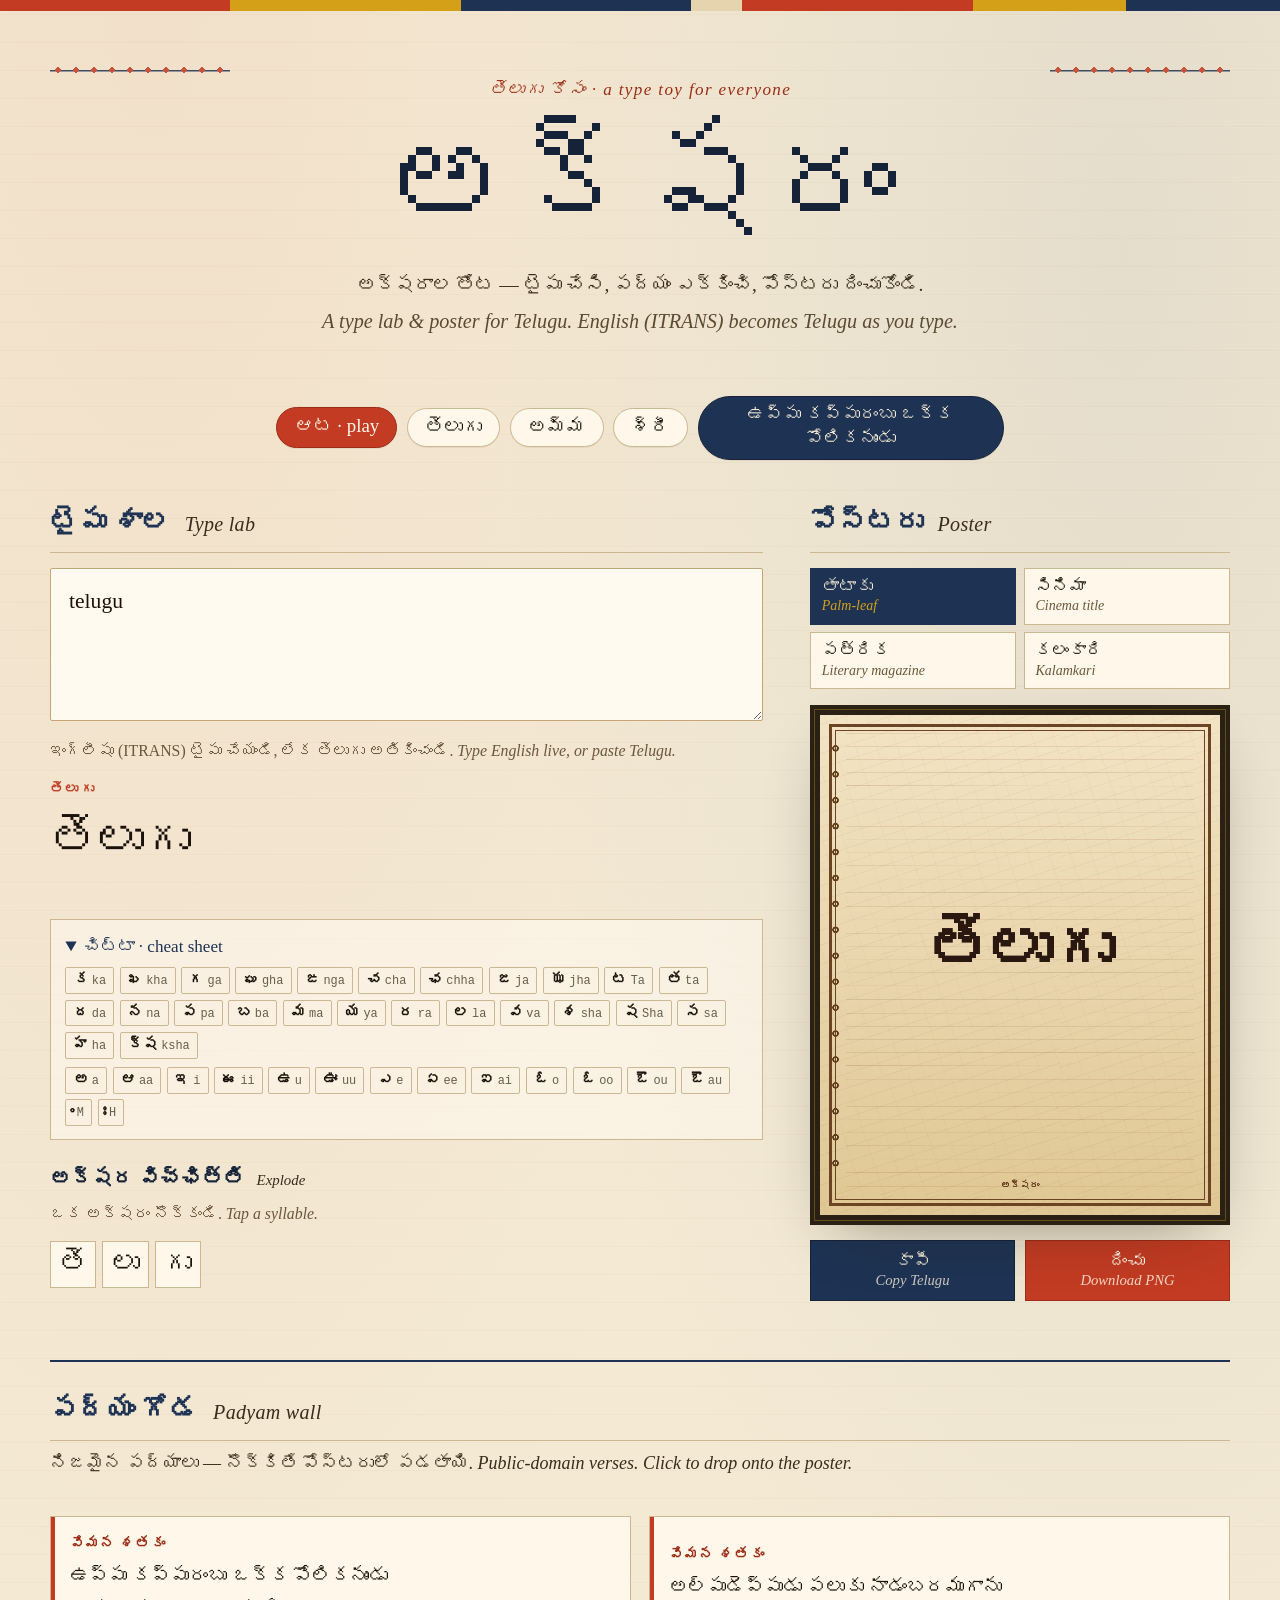
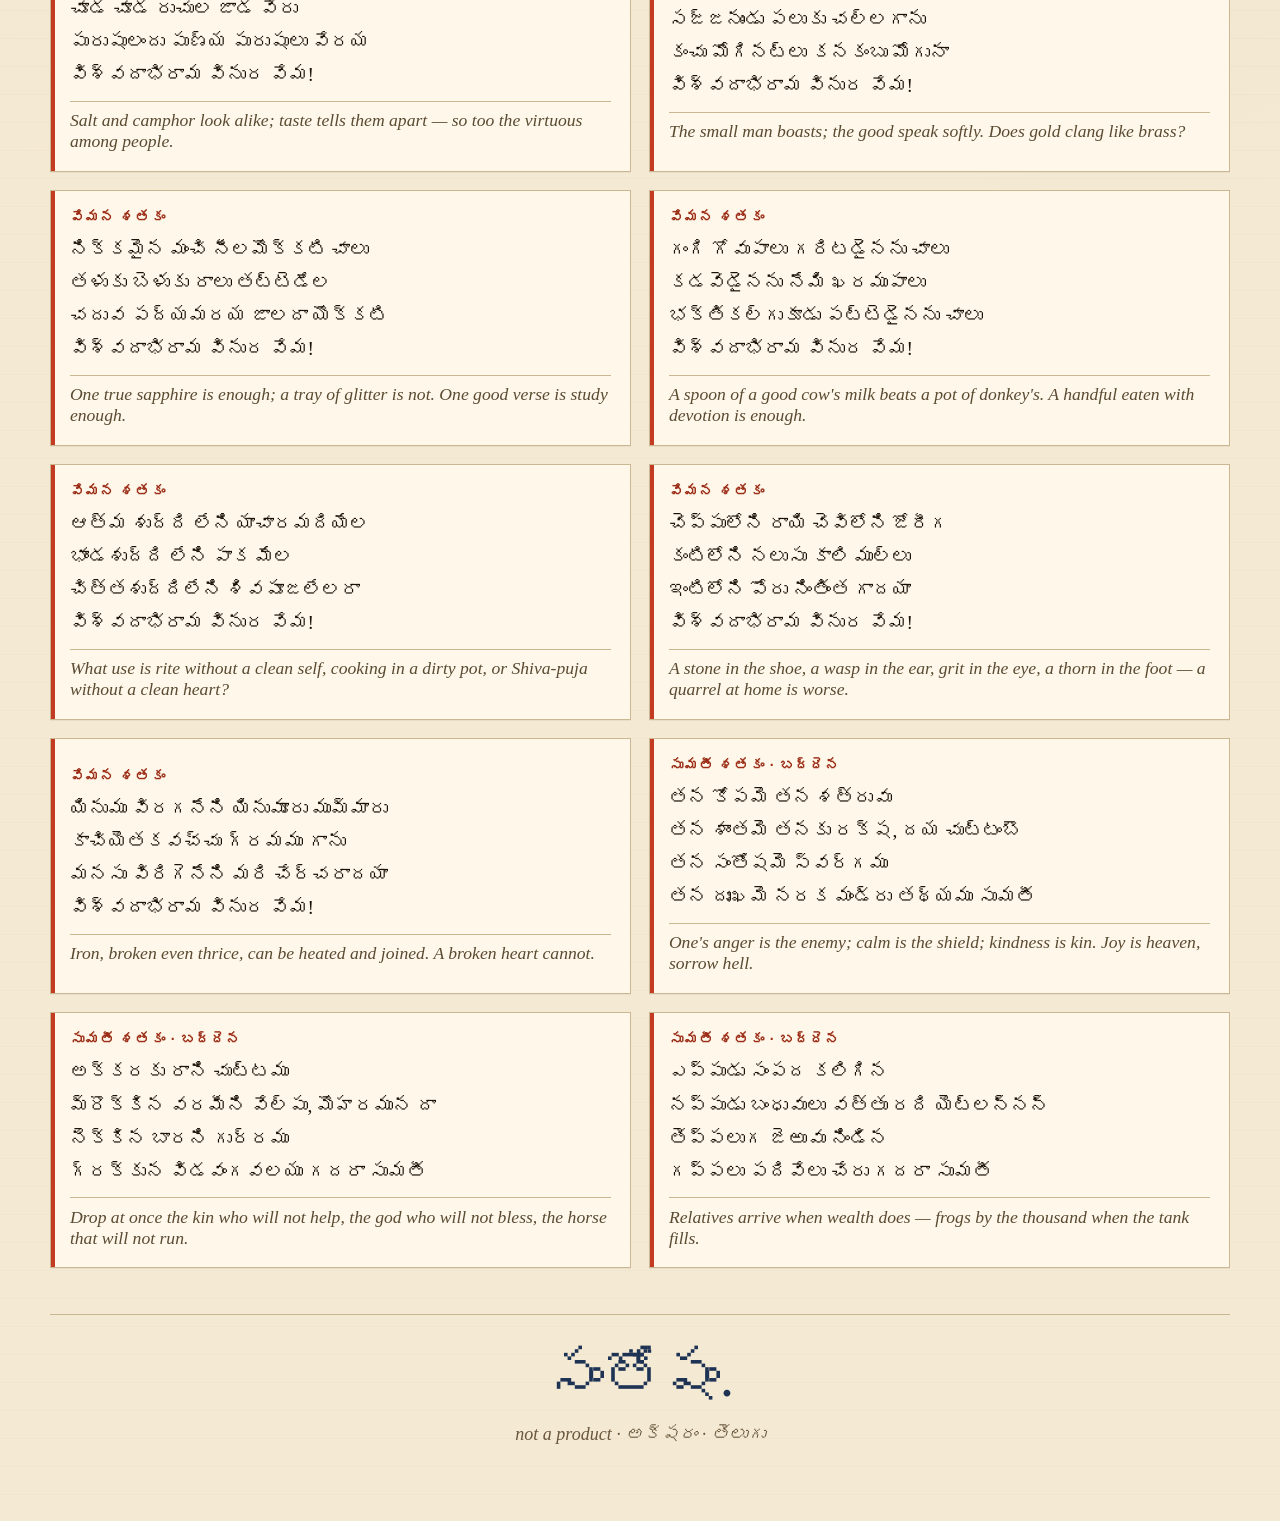
<file: index.html>
<!DOCTYPE html>
<html lang="te">
<head>
  <meta charset="utf-8">
  <meta http-equiv="Content-Security-Policy" content="default-src 'none'; script-src 'self'; style-src 'self' https://fonts.googleapis.com; font-src https://fonts.gstatic.com; img-src 'self' data: blob:; connect-src 'none'; base-uri 'none'; form-action 'none'; frame-ancestors 'none'; object-src 'none'; upgrade-insecure-requests">
  <meta http-equiv="X-Content-Type-Options" content="nosniff">
  <meta name="referrer" content="no-referrer">
  <meta name="viewport" content="width=device-width, initial-scale=1, viewport-fit=cover">
  <title>అక్షరం · Aksharam</title>
  <meta name="description" content="A Telugu type lab and poster toy. ITRANS to Telugu, padyam wall, akshara explode.">
  <link rel="preconnect" href="https://fonts.googleapis.com">
  <link rel="preconnect" href="https://fonts.gstatic.com" crossorigin>
  <link href="https://fonts.googleapis.com/css2?family=EB+Garamond:ital,wght@0,500;0,600;0,700;1,500;1,600&family=Noto+Sans+Telugu:wght@400;600;700&family=Noto+Serif+Telugu:wght@400;500;600;700&family=Ramabhadra&display=swap" rel="stylesheet">
  <link rel="stylesheet" href="styles.css">
</head>
<body>
  <div class="sari" aria-hidden="true"></div>
  <div class="page">
    <header class="masthead">
      <p class="eyebrow">తెలుగు కోసం · a type toy for everyone</p>
      <h1 class="title">అక్షరం</h1>
      <p class="subtitle">
        <span class="te">అక్షరాల తోట — టైపు చేసి, పద్యం ఎక్కించి, పోస్టరు దించుకోండి.</span>
        <span class="en">A type lab &amp; poster for Telugu. English (ITRANS) becomes Telugu as you type.</span>
      </p>
    </header>

    <nav class="chips" aria-label="starter chips">
      <a class="chip play-chip" href="play.html">ఆట · play</a>
      <button type="button" class="chip" data-insert="telugu">తెలుగు</button>
      <button type="button" class="chip" data-insert="amma">అమ్మ</button>
      <button type="button" class="chip" data-insert="sri">శ్రీ</button>
      <button type="button" class="chip vemana" data-insert="verse:uppu">ఉప్పు కప్పురంబు ఒక్క పోలికనుండు</button>
    </nav>

    <main class="studio">
      <section class="lab" aria-labelledby="lab-h">
        <h2 id="lab-h">టైపు శాల <span>Type lab</span></h2>
        <label class="sr" for="input">English ITRANS or Telugu</label>
        <textarea id="input" spellcheck="false" autocorrect="off" autocapitalize="off" placeholder="amma  ·  nenu  ·  telugu  ·  padam  ·  sri&#10;kaa  kki  ksha  ·  or paste Telugu"></textarea>
        <p class="hint">ఇంగ్లీషు (ITRANS) టైపు చేయండి, లేక తెలుగు అతికించండి. <span lang="en">Type English live, or paste Telugu.</span></p>
        <div class="live-label">తెలుగు</div>
        <div id="live" class="live" lang="te" aria-live="polite"></div>

        <details class="sheet" open>
          <summary>చిట్టా · cheat sheet</summary>
          <div class="rows">
            <div class="row" id="cons-row"></div>
            <div class="row" id="vowel-row"></div>
          </div>
        </details>

        <div class="explode-block">
          <h3>అక్షర విచ్ఛిత్తి <span>Explode</span></h3>
          <p class="hint tight">ఒక అక్షరం నొక్కండి. <span lang="en">Tap a syllable.</span></p>
          <div id="strip" class="strip" lang="te"></div>
          <div id="tiles" class="tiles" hidden></div>
        </div>
      </section>

      <section class="poster-col" aria-labelledby="poster-h">
        <h2 id="poster-h">పోస్టరు <span>Poster</span></h2>
        <div class="styles" role="radiogroup" aria-label="style presets">
          <button type="button" class="style on" data-style="palm">తాటాకు <span>Palm-leaf</span></button>
          <button type="button" class="style" data-style="cinema">సినిమా <span>Cinema title</span></button>
          <button type="button" class="style" data-style="literary">పత్రిక <span>Literary magazine</span></button>
          <button type="button" class="style" data-style="kalamkari">కలంకారి <span>Kalamkari</span></button>
        </div>
        <div class="poster-frame" data-style="palm">
          <canvas id="poster" width="1080" height="1350" aria-label="poster canvas"></canvas>
          <div class="poster-spread" aria-hidden="true"></div>
          <div class="kalam-vines" aria-hidden="true">
            <svg class="vine vine-l" viewBox="0 0 80 420" preserveAspectRatio="xMidYMin slice">
              <path class="stem" d="M38 6 C 58 64, 16 108, 42 168 S 14 258, 36 338 C 48 378, 28 400, 40 418" fill="none" stroke="#9b2c16" stroke-width="1.35"/>
              <ellipse class="leaf" cx="56" cy="72" rx="9" ry="15" fill="rgba(194,59,34,0.14)" stroke="#c23b22" stroke-width="1.1" transform="rotate(32 56 72)"/>
              <ellipse class="leaf" cx="18" cy="148" rx="8" ry="14" fill="rgba(30,51,84,0.12)" stroke="#1e3354" stroke-width="1.1" transform="rotate(-38 18 148)"/>
              <ellipse class="leaf" cx="58" cy="228" rx="9" ry="15" fill="rgba(194,59,34,0.14)" stroke="#c23b22" stroke-width="1.1" transform="rotate(24 58 228)"/>
              <ellipse class="leaf" cx="16" cy="302" rx="8" ry="13" fill="rgba(30,51,84,0.12)" stroke="#1e3354" stroke-width="1.1" transform="rotate(-30 16 302)"/>
              <path class="paisley" d="M44 188 C 62 176, 68 198, 50 208 C 38 214, 34 198, 44 188 Z" fill="none" stroke="#9b2c16" stroke-width="1.1"/>
            </svg>
            <svg class="vine vine-r" viewBox="0 0 80 420" preserveAspectRatio="xMidYMin slice">
              <path class="stem" d="M38 6 C 58 64, 16 108, 42 168 S 14 258, 36 338 C 48 378, 28 400, 40 418" fill="none" stroke="#9b2c16" stroke-width="1.35"/>
              <ellipse class="leaf" cx="56" cy="72" rx="9" ry="15" fill="rgba(194,59,34,0.14)" stroke="#c23b22" stroke-width="1.1" transform="rotate(32 56 72)"/>
              <ellipse class="leaf" cx="18" cy="148" rx="8" ry="14" fill="rgba(30,51,84,0.12)" stroke="#1e3354" stroke-width="1.1" transform="rotate(-38 18 148)"/>
              <ellipse class="leaf" cx="58" cy="228" rx="9" ry="15" fill="rgba(194,59,34,0.14)" stroke="#c23b22" stroke-width="1.1" transform="rotate(24 58 228)"/>
              <ellipse class="leaf" cx="16" cy="302" rx="8" ry="13" fill="rgba(30,51,84,0.12)" stroke="#1e3354" stroke-width="1.1" transform="rotate(-30 16 302)"/>
              <path class="paisley" d="M44 188 C 62 176, 68 198, 50 208 C 38 214, 34 198, 44 188 Z" fill="none" stroke="#9b2c16" stroke-width="1.1"/>
            </svg>
          </div>
        </div>
        <div class="actions">
          <button type="button" class="btn ink" id="copyBtn">కాపీ <span>Copy Telugu</span></button>
          <button type="button" class="btn vermillion" id="pngBtn">దించు <span>Download PNG</span></button>
        </div>
        <p id="toast" class="toast" hidden></p>
      </section>
    </main>

    <section class="wall" aria-labelledby="wall-h">
      <h2 id="wall-h">పద్యం గోడ <span>Padyam wall</span></h2>
      <p class="wall-lead">నిజమైన పద్యాలు — నొక్కితే పోస్టరులో పడతాయి. <span lang="en">Public-domain verses. Click to drop onto the poster.</span></p>
      <div id="verses" class="verses"></div>
    </section>

    <footer class="colophon">
      <p class="santosham">సంతోషం.</p>
      <p class="fine">not a product · అక్షరం · తెలుగు</p>
    </footer>
  </div>
  <script src="translit.js"></script>
  <script src="app.js"></script>
</body>
</html>
</file>
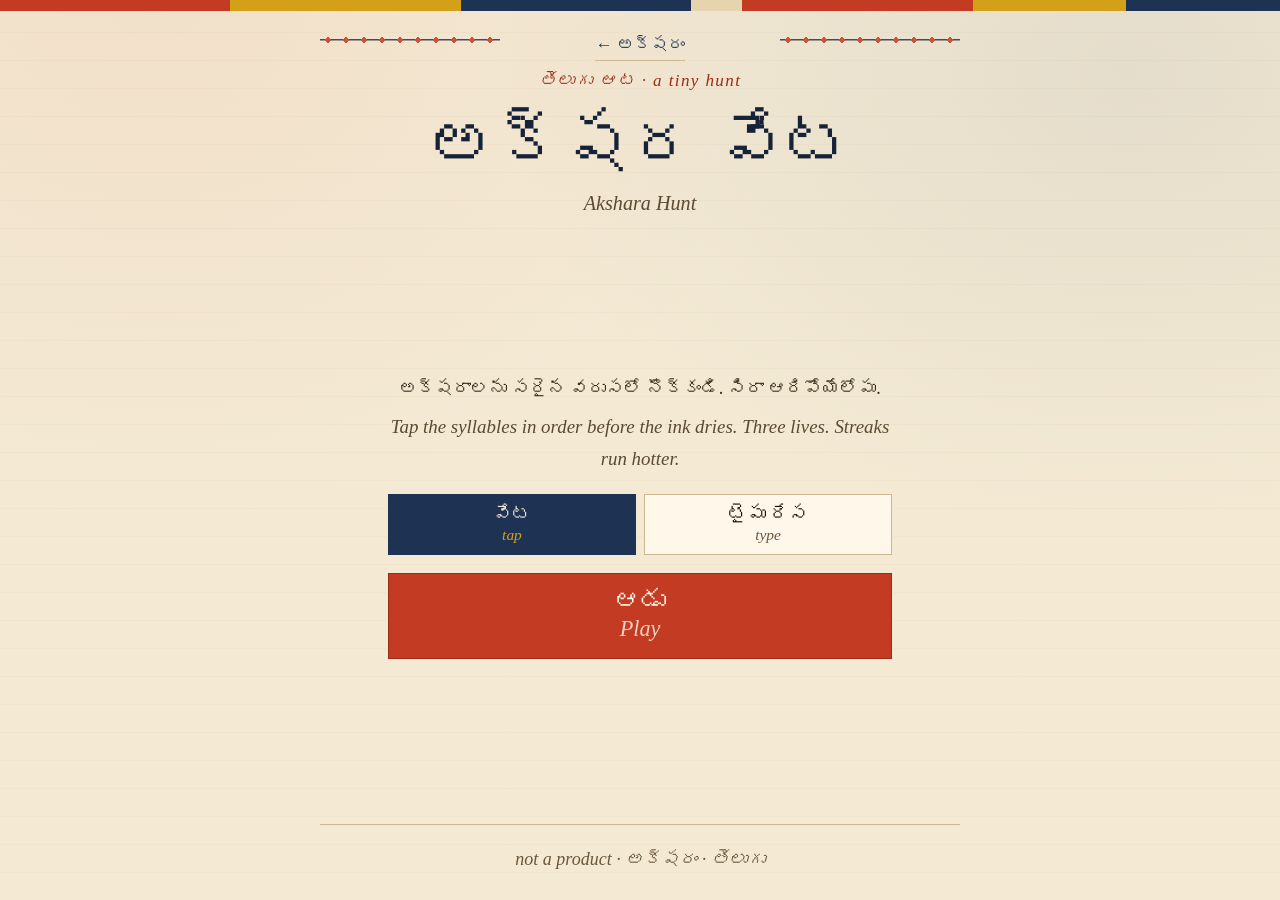
<file: play.html>
<!DOCTYPE html>
<html lang="te">
<head>
  <meta charset="utf-8">
  <meta http-equiv="Content-Security-Policy" content="default-src 'none'; script-src 'self'; style-src 'self' https://fonts.googleapis.com; font-src https://fonts.gstatic.com; img-src 'self' data: blob:; connect-src 'none'; base-uri 'none'; form-action 'none'; frame-ancestors 'none'; object-src 'none'; upgrade-insecure-requests">
  <meta http-equiv="X-Content-Type-Options" content="nosniff">
  <meta name="referrer" content="no-referrer">
  <meta name="viewport" content="width=device-width, initial-scale=1, viewport-fit=cover">
  <title>అక్షర వేట · Akshara Hunt</title>
  <meta name="description" content="Akshara Hunt — a tiny Telugu syllable game. Tap aksharas in order before the ink dries.">
  <link rel="preconnect" href="https://fonts.googleapis.com">
  <link rel="preconnect" href="https://fonts.gstatic.com" crossorigin>
  <link href="https://fonts.googleapis.com/css2?family=EB+Garamond:ital,wght@0,500;0,600;0,700;1,500;1,600&family=Noto+Sans+Telugu:wght@400;600;700&family=Noto+Serif+Telugu:wght@400;500;600;700&family=Ramabhadra&display=swap" rel="stylesheet">
  <link rel="stylesheet" href="styles.css">
  <link rel="stylesheet" href="play.css">
</head>
<body class="hunt">
  <div class="sari" aria-hidden="true"></div>
  <div class="page play-page">
    <header class="masthead play-mast">
      <a class="home-link" href="index.html">← అక్షరం</a>
      <p class="eyebrow">తెలుగు ఆట · a tiny hunt</p>
      <h1 class="title">అక్షర వేట</h1>
      <p class="subtitle">
        <span class="en">Akshara Hunt</span>
      </p>
    </header>

    <div class="hud" hidden>
      <div class="lives" id="lives" aria-label="lives"></div>
      <div class="hud-stats">
        <p class="stat score"><b id="score">0</b> <span>స్కోరు</span></p>
        <p class="stat streak"><b id="streak">×1</b> <span>వరుస</span></p>
        <p class="stat best"><b id="best">0</b> <span>అత్యుత్తమం</span></p>
      </div>
    </div>

    <div class="ink-wrap" hidden>
      <div class="ink" id="ink" role="progressbar" aria-label="ink drying" aria-valuemin="0" aria-valuemax="100" aria-valuenow="100">
        <div class="ink-wet" id="inkWet"></div>
      </div>
      <p class="ink-label">సిరా · ink</p>
    </div>

    <main class="stage">
      <section id="screen-start" class="screen start" aria-labelledby="start-h">
        <h2 id="start-h" class="sr">ఆట మొదలు</h2>
        <p class="how te">అక్షరాలను సరైన వరుసలో నొక్కండి. సిరా ఆరిపోయేలోపు.</p>
        <p class="how en">Tap the syllables in order before the ink dries. Three lives. Streaks run hotter.</p>
        <div class="modes" role="radiogroup" aria-label="game mode">
          <button type="button" class="mode on" data-mode="hunt" aria-pressed="true">వేట <span>tap</span></button>
          <button type="button" class="mode" data-mode="race" aria-pressed="false">టైపు రేస <span>type</span></button>
        </div>
        <button type="button" class="btn vermillion go" id="startBtn">ఆడు <span>Play</span></button>
      </section>

      <section id="screen-play" class="screen play" hidden>
        <p class="float-pts" id="floatPts" hidden></p>
        <div class="target" id="target" lang="te"></div>
        <p class="board-hint" id="boardHint">నొక్కండి · tap in order</p>
        <div class="board" id="board" lang="te"></div>
        <div class="race-box" id="raceBox" hidden>
          <label class="sr" for="raceIn">English ITRANS</label>
          <input id="raceIn" type="text" spellcheck="false" autocomplete="off" autocapitalize="off" autocorrect="off" inputmode="latin" placeholder="amma  ·  telugu  ·  aksharam">
          <p class="race-live" id="raceLive" lang="te" aria-live="polite"></p>
        </div>
      </section>

      <section id="screen-over" class="screen over" hidden>
        <p class="over-kicker">ఆట అయింది</p>
        <p class="over-score" id="overScore">0</p>
        <p class="over-best" id="overBest"></p>
        <div class="over-actions">
          <button type="button" class="btn vermillion go" id="againBtn">మళ్ళీ <span>Play again</span></button>
          <button type="button" class="btn go" id="savePosterBtn">దించు · save poster</button>
        </div>
        <p id="overToast" class="toast over-toast" hidden></p>
        <a class="home-link under" href="index.html">అక్షరం · type lab</a>
      </section>
    </main>

    <footer class="colophon play-colo">
      <p class="fine">not a product · అక్షరం · తెలుగు</p>
    </footer>
  </div>
  <script src="translit.js"></script>
  <script src="play.js"></script>
</body>
</html>
</file>
<file: styles.css>
/* Aksharam — Telugu literary magazine × temple mural */
:root {
  --leaf: #f4ead4;
  --leaf-2: #efe2c4;
  --leaf-3: #e6d4ae;
  --ink: #1a1208;
  --ink-soft: #3a2c1a;
  --turmeric: #d4a017;
  --turmeric-deep: #b8860b;
  --indigo: #1e3354;
  --indigo-deep: #152238;
  --vermillion: #c23b22;
  --vermillion-deep: #9b2c16;
  --gold: #c9a227;
  --palm-vein: #c4a574;
  --rule: #cbb892;
  --paper-shadow: 0 24px 60px -28px rgba(30, 24, 12, 0.45);
  --serif-te: "Noto Serif Telugu", "Ramabhadra", serif;
  --sans-te: "Noto Sans Telugu", "Noto Serif Telugu", sans-serif;
  --display-te: "Ramabhadra", "Noto Serif Telugu", serif;
  --en: "EB Garamond", "Noto Serif Telugu", serif;
}

*, *::before, *::after { box-sizing: border-box; }

html, body {
  margin: 0;
  padding: 0;
  background: var(--leaf);
  color: var(--ink);
  font-family: var(--serif-te);
  font-size: 18px;
  line-height: 1.65;
  min-height: 100%;
}

body {
  background-color: var(--leaf);
  background-image:
    radial-gradient(ellipse at 12% 0%, rgba(196, 59, 34, 0.06), transparent 42%),
    radial-gradient(ellipse at 88% 8%, rgba(30, 51, 84, 0.07), transparent 40%),
    repeating-linear-gradient(
      0deg,
      transparent,
      transparent 27px,
      rgba(139, 90, 43, 0.035) 27px,
      rgba(139, 90, 43, 0.035) 28px
    );
}

.sari {
  height: 11px;
  background: linear-gradient(
    90deg,
    var(--vermillion) 0 18%,
    var(--turmeric) 18% 36%,
    var(--indigo) 36% 54%,
    var(--leaf-3) 54% 58%,
    var(--vermillion) 58% 76%,
    var(--turmeric) 76% 88%,
    var(--indigo) 88% 100%
  );
  box-shadow: 0 1px 0 rgba(26, 18, 8, 0.15);
}

.page {
  width: min(1180px, calc(100% - 2rem));
  margin: 0 auto;
  padding: 2.4rem 0 4rem;
}

.masthead {
  text-align: center;
  padding: 1.2rem 0 1.6rem;
  position: relative;
}
.masthead::before,
.masthead::after {
  content: "";
  position: absolute;
  top: 0.4rem;
  width: min(180px, 18vw);
  height: 18px;
  background:
    radial-gradient(circle at 8px 9px, var(--vermillion) 2.6px, transparent 2.8px) 0 0 / 18px 18px,
    linear-gradient(var(--indigo), var(--indigo)) center / 100% 1.5px no-repeat;
  opacity: 0.85;
}
.masthead::before { left: 0; }
.masthead::after { right: 0; }

.eyebrow {
  font-family: var(--en);
  font-style: italic;
  font-size: 0.95rem;
  letter-spacing: 0.08em;
  color: var(--vermillion-deep);
  margin: 0 0 0.4rem;
}

.title {
  font-family: var(--display-te);
  font-weight: 400;
  font-size: clamp(3.6rem, 10vw, 7.2rem);
  line-height: 1.15;
  margin: 0;
  color: var(--indigo-deep);
  text-shadow: 0 1px 0 rgba(244, 234, 212, 0.8);
}

.subtitle {
  margin: 0.6rem auto 0;
  max-width: 38em;
  font-size: 1.08rem;
  color: var(--ink-soft);
}
.subtitle .te { display: block; }
.subtitle .en {
  display: block;
  font-family: var(--en);
  font-style: italic;
  font-size: 1.12rem;
  color: #5a4a32;
  margin-top: 0.2rem;
}

.chips {
  display: flex;
  flex-wrap: wrap;
  gap: 0.55rem;
  justify-content: center;
  align-items: center;
  margin: 1.6rem 0 2.2rem;
}
.chip {
  font-family: var(--serif-te);
  font-size: 1.05rem;
  background: #fff8ea;
  color: var(--ink);
  border: 1.5px solid var(--rule);
  border-radius: 999px;
  padding: 0.35rem 0.95rem 0.45rem;
  cursor: pointer;
  box-shadow: 0 1px 0 rgba(26, 18, 8, 0.06);
  transition: transform 0.12s ease, background 0.12s ease, border-color 0.12s;
  flex: 0 1 auto;
  width: fit-content;
  max-width: 100%;
}
.chip:hover, .chip:focus-visible {
  background: #fff;
  border-color: var(--vermillion);
  transform: translateY(-1px);
  outline: none;
}
.chip.vemana {
  font-size: 0.98rem;
  background: var(--indigo);
  color: var(--leaf);
  border-color: var(--indigo-deep);
  text-align: center;
  line-height: 1.35;
  white-space: normal;
  flex: 0 0 auto;
  align-self: center;
  width: max-content;
  max-width: min(17rem, 100%);
}
a.chip {
  text-decoration: none;
  display: inline-flex;
  align-items: center;
  line-height: 1.3;
}
.chip.play-chip {
  background: var(--vermillion);
  color: #fff8ea;
  border-color: var(--vermillion-deep);
}
.chip.play-chip:hover,
.chip.play-chip:focus-visible {
  background: var(--vermillion-deep);
  color: #fff8ea;
  border-color: var(--ink);
}

.studio {
  display: grid;
  grid-template-columns: 1fr minmax(280px, 420px);
  gap: 2.2rem 2.6rem;
  align-items: start;
}

h2 {
  font-family: var(--serif-te);
  font-weight: 700;
  font-size: 1.55rem;
  color: var(--indigo);
  margin: 0 0 0.85rem;
  letter-spacing: 0.01em;
  border-bottom: 1px solid var(--rule);
  padding-bottom: 0.35rem;
}
h2 span, h3 span {
  font-family: var(--en);
  font-style: italic;
  font-weight: 500;
  color: var(--ink-soft);
  font-size: 0.72em;
  margin-left: 0.4rem;
}

h3 {
  font-size: 1.15rem;
  margin: 1.2rem 0 0.3rem;
  color: var(--indigo-deep);
}

.sr {
  position: absolute;
  width: 1px;
  height: 1px;
  overflow: hidden;
  clip: rect(0 0 0 0);
}

textarea {
  width: 100%;
  min-height: 8.5rem;
  resize: vertical;
  font-family: var(--en), var(--serif-te);
  font-size: 1.2rem;
  line-height: 1.5;
  padding: 0.9rem 1rem;
  background: #fffaf0;
  color: var(--ink);
  border: 1.5px solid var(--palm-vein);
  border-radius: 2px;
  box-shadow: inset 0 1px 0 rgba(255,255,255,0.7);
  caret-color: var(--vermillion);
}
textarea:focus {
  outline: 2px solid var(--turmeric);
  outline-offset: 1px;
  border-color: var(--turmeric-deep);
}

.hint {
  font-size: 0.88rem;
  color: #6a573c;
  margin: 0.4rem 0 0.8rem;
}
.hint.tight { margin-top: 0; }
.hint span[lang="en"] {
  font-family: var(--en);
  font-style: italic;
}

.live-label {
  font-size: 0.72rem;
  letter-spacing: 0.18em;
  text-transform: none;
  color: var(--vermillion);
  font-family: var(--sans-te);
  font-weight: 600;
}

.live {
  font-size: clamp(1.8rem, 4vw, 2.6rem);
  line-height: 1.55;
  color: var(--ink);
  min-height: 2.4em;
  padding: 0.2rem 0 0.6rem;
  word-break: break-word;
}

.sheet {
  background: rgba(255, 250, 240, 0.55);
  border: 1px solid var(--rule);
  padding: 0.35rem 0.8rem 0.7rem;
  margin: 0.4rem 0 1rem;
}
.sheet summary {
  cursor: pointer;
  font-size: 0.95rem;
  color: var(--indigo);
  padding: 0.35rem 0;
}
.rows { display: flex; flex-direction: column; gap: 0.45rem; }
.row {
  display: flex;
  flex-wrap: wrap;
  gap: 0.3rem;
}
.key {
  font-family: var(--sans-te);
  font-size: 0.78rem;
  background: transparent;
  border: 1px solid var(--rule);
  color: var(--ink-soft);
  padding: 0.12rem 0.4rem 0.18rem;
  cursor: pointer;
  border-radius: 2px;
  line-height: 1.3;
}
.key:hover {
  border-color: var(--indigo);
  color: var(--indigo);
  background: #fff;
}
.key b {
  font-weight: 700;
  color: var(--ink);
  font-size: 1.05em;
  margin-right: 0.22em;
}
.key i {
  font-style: normal;
  font-family: ui-monospace, "Noto Sans Telugu", monospace;
  font-size: 0.85em;
  opacity: 0.75;
}

.strip {
  display: flex;
  flex-wrap: wrap;
  gap: 0.35rem;
  min-height: 2.6rem;
  margin: 0.4rem 0 0.8rem;
}
.ak {
  font-family: var(--serif-te);
  font-size: 1.55rem;
  line-height: 1.3;
  padding: 0.15rem 0.45rem 0.3rem;
  background: #fff8ea;
  border: 1px solid var(--rule);
  cursor: pointer;
  color: var(--ink);
  min-width: 2rem;
  text-align: center;
}
.ak:hover, .ak.on {
  border-color: var(--vermillion);
  background: #fde8dc;
  color: var(--vermillion-deep);
}

.tiles {
  display: flex;
  flex-wrap: wrap;
  gap: 0.55rem;
  margin-bottom: 0.6rem;
}
.tiles[hidden] { display: none; }
.tile {
  background: #fff;
  border: 1.5px solid var(--indigo);
  min-width: 4.6rem;
  padding: 0.45rem 0.55rem 0.55rem;
  text-align: center;
  box-shadow: 3px 3px 0 var(--turmeric);
}
.tile .ch {
  display: block;
  font-size: 2rem;
  line-height: 1.35;
  color: var(--indigo-deep);
}
.tile .role {
  display: block;
  font-size: 0.78rem;
  color: var(--vermillion-deep);
  font-weight: 600;
}
.tile .hex {
  display: block;
  font-family: var(--en);
  font-size: 0.72rem;
  color: #6a573c;
  letter-spacing: 0.04em;
}

.styles {
  display: grid;
  grid-template-columns: 1fr 1fr;
  gap: 0.4rem;
  margin-bottom: 0.85rem;
}
.style {
  font-family: var(--serif-te);
  font-size: 0.95rem;
  text-align: left;
  padding: 0.4rem 0.6rem 0.5rem;
  background: #fff8ea;
  border: 1.5px solid var(--rule);
  cursor: pointer;
  color: var(--ink);
  line-height: 1.25;
}
.style span {
  display: block;
  font-family: var(--en);
  font-style: italic;
  font-size: 0.82em;
  color: #6a573c;
}
.style.on, .style:hover {
  border-color: var(--indigo);
  background: var(--indigo);
  color: var(--leaf);
}
.style.on span, .style:hover span { color: var(--turmeric); }

.poster-frame {
  background: #2a2114;
  padding: 10px;
  box-shadow: var(--paper-shadow);
  position: relative;
}
.poster-frame::before {
  content: "";
  position: absolute;
  inset: 4px;
  border: 1px solid rgba(201, 162, 39, 0.35);
  pointer-events: none;
  z-index: 3;
}
#poster {
  display: block;
  width: 100%;
  height: auto;
  background: var(--leaf);
  aspect-ratio: 1080 / 1350;
}

.actions {
  display: flex;
  gap: 0.55rem;
  margin-top: 0.85rem;
}
.btn {
  flex: 1;
  font-family: var(--serif-te);
  font-size: 1.02rem;
  padding: 0.55rem 0.7rem 0.65rem;
  cursor: pointer;
  border: 1.5px solid var(--ink);
  background: #fff8ea;
  color: var(--ink);
}
.btn span {
  display: block;
  font-family: var(--en);
  font-style: italic;
  font-size: 0.8em;
  opacity: 0.8;
}
.btn.ink { background: var(--indigo); color: var(--leaf); border-color: var(--indigo-deep); }
.btn.vermillion { background: var(--vermillion); color: #fff8ea; border-color: var(--vermillion-deep); }
.btn:hover { filter: brightness(1.08); }

.toast {
  margin: 0.5rem 0 0;
  font-size: 0.95rem;
  color: var(--indigo);
}

.wall {
  margin-top: 3.2rem;
  padding-top: 1.4rem;
  border-top: 2px solid var(--indigo);
}
.wall-lead {
  margin: -0.4rem 0 1.2rem;
  color: var(--ink-soft);
}
.wall-lead span { font-family: var(--en); font-style: italic; }

.verses {
  display: grid;
  grid-template-columns: repeat(2, 1fr);
  gap: 1rem;
}

.verse {
  text-align: left;
  background: #fff8ea;
  border: 1px solid var(--rule);
  padding: 1rem 1.05rem 1.05rem;
  cursor: pointer;
  color: inherit;
  font-family: inherit;
  width: 100%;
  box-shadow: 0 1px 0 rgba(26,18,8,0.05);
  position: relative;
  overflow: hidden;
}
.verse::before {
  content: "";
  position: absolute;
  left: 0; top: 0; bottom: 0;
  width: 4px;
  background: var(--vermillion);
}
.verse:hover, .verse:focus-visible {
  border-color: var(--indigo);
  outline: none;
  transform: translateY(-2px);
  box-shadow: 0 10px 24px -16px rgba(21, 34, 56, 0.5);
}
.verse .source {
  font-size: 0.78rem;
  letter-spacing: 0.08em;
  color: var(--vermillion-deep);
  margin: 0 0 0.45rem;
  font-family: var(--sans-te);
  font-weight: 600;
}
.verse .lines {
  font-size: 1.08rem;
  line-height: 1.7;
  margin: 0 0 0.55rem;
  color: var(--ink);
  white-space: pre-line;
}
.verse .gloss {
  margin: 0;
  font-family: var(--en);
  font-style: italic;
  font-size: 0.98rem;
  color: #5a4a32;
  border-top: 1px solid var(--rule);
  padding-top: 0.45rem;
}

.colophon {
  margin-top: 3.4rem;
  text-align: center;
  padding-top: 1.4rem;
  border-top: 1px solid var(--rule);
}
.santosham {
  font-family: var(--display-te);
  font-size: clamp(2rem, 5vw, 3.2rem);
  margin: 0;
  color: var(--indigo);
  line-height: 1.3;
}
.fine {
  font-family: var(--en);
  font-style: italic;
  color: #6a573c;
  margin: 0.3rem 0 0;
  font-size: 1rem;
}

@media (max-width: 860px) {
  .studio { grid-template-columns: 1fr; }
  .verses { grid-template-columns: 1fr; }
  .page { width: min(1180px, calc(100% - 1.4rem)); padding-top: 1.4rem; }
  .masthead::before, .masthead::after { display: none; }
  .title { font-size: clamp(3.2rem, 16vw, 5.2rem); }
  .chip.vemana { max-width: min(16rem, 100%); }
}

@media (max-width: 420px) {
  .styles { grid-template-columns: 1fr; }
  .actions { flex-direction: column; }
}

/* ---------- motion (progressive; static by default) ---------- */

.title-vis {
  display: inline-flex;
  flex-wrap: nowrap;
  justify-content: center;
  align-items: baseline;
}
.title-unit {
  display: inline-grid;
  grid-template: 1fr / 1fr;
  justify-items: center;
  align-items: baseline;
}
.title-unit > span { grid-area: 1 / 1; }
.title-ghost {
  visibility: hidden;
  pointer-events: none;
}
.title-base { opacity: 0; }
.title-full { opacity: 1; }

.live-ak {
  display: inline-block;
  white-space: pre;
}

.poster-spread,
.kalam-vines {
  position: absolute;
  inset: 10px;
  pointer-events: none;
  z-index: 2;
}
.poster-spread {
  opacity: 0;
  background: radial-gradient(circle at 50% 42%, rgba(26, 18, 8, 0.22), transparent 58%);
}
.kalam-vines {
  display: none;
  overflow: hidden;
  opacity: 0.42;
}
.poster-frame[data-style="kalamkari"] .kalam-vines { display: block; }
.vine {
  position: absolute;
  top: -6%;
  height: 112%;
  width: 24%;
}
.vine-l { left: 1.5%; }
.vine-r { right: 1.5%; transform: scaleX(-1); }

.poster-frame::after {
  content: "";
  position: absolute;
  pointer-events: none;
  opacity: 0;
  z-index: 2;
}

.line-write { display: block; margin: 0; }

#ak-trail {
  position: fixed;
  inset: 0;
  width: 100%;
  height: 100%;
  pointer-events: none;
  z-index: 50;
}

body.tab-hidden .poster-frame::after,
body.tab-hidden .vine,
body.tab-hidden .poster-frame[data-style="cinema"] {
  animation-play-state: paused;
}

@media (prefers-reduced-motion: no-preference) {
  .sari {
    clip-path: inset(0 100% 0 0);
    animation: sari-draw 0.72s cubic-bezier(0.22, 1, 0.36, 1) forwards;
  }

  .eyebrow {
    animation: studio-in 0.5s ease 0.18s both;
  }
  .subtitle {
    animation: studio-in 0.65s ease 1.18s both;
  }
  .chips {
    animation: studio-in 0.6s ease 1.52s both;
  }
  .studio {
    animation: studio-in 0.72s ease 1.82s both;
  }
  .wall {
    animation: studio-in 0.65s ease 2.2s both;
  }
  .colophon {
    animation: studio-in 0.55s ease 2.48s both;
  }

  .title {
    animation: glyph-ink 0.7s cubic-bezier(0.22, 1, 0.36, 1) 0.5s both;
  }

  .live-ak.ink-in {
    animation: ink-in 0.38s cubic-bezier(0.22, 1, 0.36, 1) both;
  }
  .live-ak.ink-in.ink-d0 { animation-delay: 0ms; }
  .live-ak.ink-in.ink-d1 { animation-delay: 85ms; }
  .live-ak.ink-in.ink-d2 { animation-delay: 170ms; }
  .live-ak.ink-in.ink-d3 { animation-delay: 255ms; }
  .live-ak.ink-in.ink-d4 { animation-delay: 340ms; }
  .live-ak.ink-in.ink-d5 { animation-delay: 425ms; }
  .live-ak.ink-in.ink-d6 { animation-delay: 510ms; }
  .live-ak.ink-in.ink-d7 { animation-delay: 595ms; }
  .live-ak.ink-in.ink-d8 { animation-delay: 680ms; }
  .live-ak.ink-in.ink-d9 { animation-delay: 765ms; }
  .live-ak.ink-in.ink-d10 { animation-delay: 850ms; }
  .live-ak.ink-in.ink-d11 { animation-delay: 935ms; }
  .live-ak.ink-in.ink-d12 { animation-delay: 1020ms; }
  .live-ak.ink-in.ink-d13 { animation-delay: 1105ms; }
  .live-ak.ink-in.ink-d14 { animation-delay: 1190ms; }
  .live-ak.ink-in.ink-d15 { animation-delay: 1275ms; }

  #poster.settle {
    animation: paper-settle 0.32s ease;
  }
  .poster-frame.spread .poster-spread {
    animation: ink-spread 0.58s ease;
  }

  .poster-frame[data-style="palm"]::after {
    inset: 10px;
    opacity: 1;
    background-image:
      repeating-linear-gradient(
        -18deg,
        transparent 0 13px,
        rgba(90, 60, 20, 0.045) 13px 14px
      ),
      repeating-linear-gradient(
        72deg,
        transparent 0 19px,
        rgba(139, 90, 43, 0.03) 19px 20px
      );
    background-size: 240px 240px, 180px 180px;
    mix-blend-mode: multiply;
    animation: grain-drift 52s linear infinite;
  }

  .poster-frame[data-style="cinema"]::after {
    inset: 0;
    padding: 10px;
    opacity: 0.85;
    background: linear-gradient(
      115deg,
      transparent 36%,
      rgba(243, 215, 138, 0.08) 46%,
      rgba(232, 197, 71, 0.55) 50%,
      rgba(243, 215, 138, 0.08) 54%,
      transparent 64%
    );
    background-size: 240% 240%;
    mix-blend-mode: screen;
    -webkit-mask: linear-gradient(#fff 0 0) content-box, linear-gradient(#fff 0 0);
    -webkit-mask-composite: xor;
    mask: linear-gradient(#fff 0 0) content-box, linear-gradient(#fff 0 0);
    mask-composite: exclude;
    animation: gold-shimmer 7.2s ease-in-out infinite;
  }

  .poster-frame[data-style="kalamkari"] .vine-l {
    animation: vine-drift 28s ease-in-out infinite;
  }
  .poster-frame[data-style="kalamkari"] .vine-r {
    animation: vine-drift-r 32s ease-in-out infinite;
  }

  .tiles.burst .tile {
    animation: tile-land 0.48s cubic-bezier(0.2, 0.82, 0.2, 1) both;
  }
  .tiles.burst .tile:nth-child(1) { animation-name: tile-fly-1; }
  .tiles.burst .tile:nth-child(2) { animation-name: tile-fly-2; animation-delay: 0.05s; }
  .tiles.burst .tile:nth-child(3) { animation-name: tile-fly-3; animation-delay: 0.1s; }
  .tiles.burst .tile:nth-child(4) { animation-name: tile-fly-4; animation-delay: 0.14s; }
  .tiles.burst .tile:nth-child(5) { animation-name: tile-fly-5; animation-delay: 0.18s; }
  .tiles.burst .tile:nth-child(6) { animation-name: tile-fly-2; animation-delay: 0.22s; }

  .ak.on {
    animation: ak-pop 0.34s ease;
  }

  .wall.observe-on .verse {
    transform: translateY(16px);
    transition: transform 0.5s ease, box-shadow 0.5s ease, border-color 0.15s;
  }
  .wall.observe-on .verse.in-view {
    transform: translateY(0);
  }
  .wall.observe-on .verse.in-view:hover,
  .wall.observe-on .verse.in-view:focus-visible {
    transform: translateY(-2px);
  }
  .wall.observe-on .verse .line-write {
    clip-path: inset(0 100% 0 0);
    animation: write-on 0.01s linear 1.2s forwards;
  }
  .wall.observe-on .verse.in-view .line-write {
    animation: write-on 0.85s ease 0.12s forwards;
  }
}

@keyframes sari-draw {
  to { clip-path: inset(0 0 0 0); }
}
@keyframes studio-in {
  from { opacity: 0; transform: translateY(9px); }
  to { opacity: 1; transform: none; }
}
@keyframes glyph-ink {
  from { opacity: 0; transform: scale(0.7) rotate(-7deg); }
  58% { opacity: 1; transform: scale(1.06) rotate(1.4deg); }
  to { opacity: 1; transform: scale(1) rotate(0deg); }
}
@keyframes glyph-attach {
  from { opacity: 0; transform: scale(0.82) translateY(0.16em); }
  55% { opacity: 1; transform: scale(1.05) translateY(-0.02em); }
  to { opacity: 1; transform: none; }
}
@keyframes glyph-attach-side {
  from { opacity: 0; transform: scale(0.88) translateX(-0.12em); }
  55% { opacity: 1; transform: scale(1.04) translateX(0.02em); }
  to { opacity: 1; transform: none; }
}
@keyframes ink-in {
  from { opacity: 0; transform: scale(0.68) rotate(-6deg); }
  48% { opacity: 1; transform: scale(1.08) rotate(2deg); }
  to { opacity: 1; transform: scale(1) rotate(0deg); }
}
@keyframes paper-settle {
  0% { transform: scale(0.991) translateY(3px); filter: blur(0.45px); }
  100% { transform: none; filter: none; }
}
@keyframes ink-spread {
  0% { opacity: 0.5; transform: scale(0.35); filter: blur(10px); }
  100% { opacity: 0; transform: scale(1.4); filter: blur(2px); }
}
@keyframes grain-drift {
  from { background-position: 0 0, 0 0; }
  to { background-position: 240px 90px, -180px 140px; }
}
@keyframes gold-shimmer {
  0%, 100% { background-position: 120% 0; }
  50% { background-position: -20% 40%; }
}
@keyframes vine-drift {
  0%, 100% { transform: translateY(0) rotate(0deg); }
  50% { transform: translateY(-3.2%) rotate(1.1deg); }
}
@keyframes vine-drift-r {
  0%, 100% { transform: scaleX(-1) translateY(0) rotate(0deg); }
  50% { transform: scaleX(-1) translateY(-4%) rotate(-1deg); }
}
@keyframes ak-pop {
  0% { transform: scale(1); }
  40% { transform: scale(1.1); }
  100% { transform: scale(1); }
}
@keyframes write-on {
  from { clip-path: inset(0 100% 0 0); }
  to { clip-path: inset(0 0 0 0); }
}
@keyframes tile-land {
  from { opacity: 0; transform: translate(0, -36px) scale(0.4) rotate(-8deg); }
  62% { opacity: 1; transform: translate(0, 3px) scale(1.04) rotate(1deg); }
  to { opacity: 1; transform: none; }
}
@keyframes tile-fly-1 {
  from { opacity: 0; transform: translate(12px, -42px) scale(0.32) rotate(-16deg); }
  60% { opacity: 1; transform: translate(-6px, 4px) scale(1.05) rotate(2deg); }
  to { opacity: 1; transform: none; }
}
@keyframes tile-fly-2 {
  from { opacity: 0; transform: translate(-8px, -38px) scale(0.32) rotate(14deg); }
  60% { opacity: 1; transform: translate(8px, 5px) scale(1.04) rotate(-2deg); }
  to { opacity: 1; transform: none; }
}
@keyframes tile-fly-3 {
  from { opacity: 0; transform: translate(22px, -28px) scale(0.32) rotate(-10deg); }
  60% { opacity: 1; transform: translate(-4px, 3px) scale(1.05) rotate(1deg); }
  to { opacity: 1; transform: none; }
}
@keyframes tile-fly-4 {
  from { opacity: 0; transform: translate(-24px, -34px) scale(0.32) rotate(12deg); }
  60% { opacity: 1; transform: translate(5px, 4px) scale(1.04) rotate(-1deg); }
  to { opacity: 1; transform: none; }
}
@keyframes tile-fly-5 {
  from { opacity: 0; transform: translate(4px, -46px) scale(0.28) rotate(-18deg); }
  60% { opacity: 1; transform: translate(0, 3px) scale(1.06) rotate(2deg); }
  to { opacity: 1; transform: none; }
}

@media (max-width: 860px) and (prefers-reduced-motion: no-preference) {
  .poster-frame[data-style="palm"]::after {
    animation: none;
    opacity: 0.28;
  }
  .poster-frame[data-style="kalamkari"] .vine-l,
  .poster-frame[data-style="kalamkari"] .vine-r {
    animation: none;
  }
  .subtitle, .chips, .studio, .wall, .colophon {
    animation-duration: 0.4s;
    animation-delay: 0.35s;
  }
  .live-ak.ink-in { animation-duration: 0.28s; }
}
</file>
<file: play.css>
/* Akshara Hunt — playfield on the existing palm-leaf chrome */
body.hunt {
  overflow-x: hidden;
  touch-action: manipulation;
}

.play-page {
  width: min(640px, calc(100% - 1.5rem));
  min-height: calc(100dvh - 11px);
  display: flex;
  flex-direction: column;
  padding: 0.7rem 0 1.4rem;
}

.play-mast {
  padding: 0.35rem 0 0.7rem;
}
.play-mast .title {
  font-size: clamp(2.35rem, 11vw, 3.8rem);
  line-height: 1.2;
}
.play-mast .subtitle {
  margin-top: 0.15rem;
}
.play-mast .subtitle .en {
  margin: 0;
}

.home-link {
  display: inline-block;
  font-family: var(--serif-te);
  font-size: 0.95rem;
  color: var(--indigo);
  text-decoration: none;
  border-bottom: 1px solid var(--rule);
  padding-bottom: 0.05rem;
  margin-bottom: 0.35rem;
}
.home-link:hover,
.home-link:focus-visible {
  color: var(--vermillion-deep);
  border-color: var(--vermillion);
  outline: none;
}
.home-link.under {
  margin: 1.1rem 0 0;
}

body.hunt[data-phase="play"] .play-mast .subtitle,
body.hunt[data-phase="play"] .play-mast .eyebrow {
  display: none;
}
body.hunt[data-phase="play"] .play-mast {
  padding-bottom: 0.35rem;
}
body.hunt[data-phase="play"] .play-mast .title {
  font-size: clamp(1.7rem, 7vw, 2.4rem);
}
body.hunt[data-phase="over"] .hud,
body.hunt[data-phase="over"] .ink-wrap {
  display: none;
}

.hud {
  display: flex;
  flex-direction: column;
  gap: 0.45rem;
  margin-bottom: 0.55rem;
}
.hud[hidden],
.ink-wrap[hidden],
.screen[hidden],
.race-box[hidden] {
  display: none;
}

.lives {
  display: flex;
  justify-content: center;
  gap: 0.45rem;
}
.life {
  width: 14px;
  height: 14px;
  border-radius: 50%;
  background: var(--vermillion);
  box-shadow: 0 0 0 2px rgba(194, 59, 34, 0.18);
}
.life.gone {
  background: transparent;
  border: 2px solid var(--rule);
  box-shadow: none;
}

.hud-stats {
  display: grid;
  grid-template-columns: 1fr 1fr 1fr;
  gap: 0.4rem;
  text-align: center;
}
.stat {
  margin: 0;
  background: #fff8ea;
  border: 1px solid var(--rule);
  padding: 0.28rem 0.2rem 0.38rem;
}
.stat b {
  display: block;
  font-family: var(--display-te);
  font-weight: 400;
  font-size: 1.35rem;
  line-height: 1.2;
  color: var(--indigo-deep);
}
.stat span {
  font-family: var(--sans-te);
  font-size: 0.68rem;
  letter-spacing: 0.04em;
  color: var(--vermillion-deep);
  font-weight: 600;
}
.stat.streak b { color: var(--vermillion-deep); }

.ink-wrap {
  margin: 0 0 0.85rem;
}
.ink {
  height: 12px;
  background: #e8d6b4;
  border: 1.5px solid var(--indigo);
  overflow: hidden;
  box-shadow: inset 0 1px 0 rgba(255, 255, 255, 0.45);
}
.ink-wet {
  height: 100%;
  width: 100%;
  transform-origin: left center;
  transform: scaleX(var(--ink, 1));
  background: linear-gradient(90deg, var(--indigo) 0%, #2a4a78 55%, var(--vermillion) 100%);
}
.ink.low .ink-wet {
  background: var(--vermillion);
}
.ink-label {
  margin: 0.2rem 0 0;
  text-align: center;
  font-size: 0.72rem;
  letter-spacing: 0.12em;
  color: #6a573c;
  font-family: var(--en);
  font-style: italic;
}

.stage {
  flex: 1;
  display: flex;
  flex-direction: column;
  justify-content: center;
  min-height: 16rem;
}

.screen.start,
.screen.over {
  text-align: center;
  max-width: 28em;
  margin: 0 auto;
}
.how {
  margin: 0 0 0.45rem;
  color: var(--ink-soft);
}
.how.en {
  font-family: var(--en);
  font-style: italic;
  font-size: 1.05rem;
  color: #5a4a32;
  margin-bottom: 1.1rem;
}

.modes {
  display: grid;
  grid-template-columns: 1fr 1fr;
  gap: 0.45rem;
  margin: 0 0 1rem;
}
.mode {
  font-family: var(--serif-te);
  font-size: 1.05rem;
  min-height: 48px;
  padding: 0.4rem 0.5rem 0.5rem;
  background: #fff8ea;
  border: 1.5px solid var(--rule);
  cursor: pointer;
  color: var(--ink);
  line-height: 1.25;
}
.mode span {
  display: block;
  font-family: var(--en);
  font-style: italic;
  font-size: 0.82em;
  color: #6a573c;
}
.mode.on,
.mode:hover,
.mode:focus-visible {
  border-color: var(--indigo);
  background: var(--indigo);
  color: var(--leaf);
  outline: none;
}
.mode.on span,
.mode:hover span,
.mode:focus-visible span {
  color: var(--turmeric);
}

.go {
  width: 100%;
  min-height: 56px;
  font-size: 1.45rem;
  padding: 0.7rem 0.8rem 0.85rem;
}
.go span {
  font-size: 0.85em;
}

.screen.play {
  position: relative;
  text-align: center;
}

.target {
  display: flex;
  flex-wrap: wrap;
  justify-content: center;
  gap: 0.28rem;
  min-height: 3.2rem;
  margin: 0 0 1.05rem;
}
.slot {
  font-family: var(--display-te);
  font-size: clamp(1.7rem, 8vw, 2.45rem);
  line-height: 1.25;
  min-width: 1.15em;
  padding: 0.08rem 0.18rem 0.2rem;
  color: var(--ink);
  border-bottom: 3px solid transparent;
}
.slot.next {
  color: var(--vermillion-deep);
  background: #fde8dc;
  border-bottom-color: var(--vermillion);
}
.slot.got {
  color: var(--indigo);
  border-bottom-color: var(--turmeric);
}

.board-hint {
  margin: 0 0 0.55rem;
  font-size: 0.82rem;
  color: #6a573c;
  font-family: var(--en);
  font-style: italic;
}
.board-hint[hidden] { display: none; }

.board {
  display: flex;
  flex-wrap: wrap;
  justify-content: center;
  gap: 0.55rem;
  max-width: 22rem;
  margin: 0 auto;
}

.hunt-tile {
  font-family: var(--serif-te);
  font-size: clamp(1.7rem, 7vw, 2.15rem);
  line-height: 1.2;
  min-width: 44px;
  min-height: 44px;
  width: 4.15rem;
  height: 4.15rem;
  padding: 0.15rem 0.2rem 0.3rem;
  background: #fff8ea;
  border: 1.5px solid var(--rule);
  color: var(--ink);
  cursor: pointer;
  text-align: center;
  box-shadow: 3px 3px 0 var(--turmeric);
  touch-action: manipulation;
  -webkit-tap-highlight-color: rgba(194, 59, 34, 0.18);
  user-select: none;
}
.hunt-tile:hover,
.hunt-tile:focus-visible {
  border-color: var(--vermillion);
  background: #fff;
  outline: none;
}
.hunt-tile.got {
  background: #fde8dc;
  border-color: var(--vermillion);
  color: var(--vermillion-deep);
  box-shadow: 2px 2px 0 var(--indigo);
  pointer-events: none;
}
.hunt-tile.pop {
  animation: hunt-pop 0.32s ease;
}
.hunt-tile.shake {
  animation: hunt-shake 0.32s ease;
}

.race-box {
  margin: 0.4rem auto 0;
  max-width: 22rem;
}
#raceIn {
  width: 100%;
  min-height: 48px;
  font-family: var(--en), var(--serif-te);
  font-size: 1.15rem;
  padding: 0.7rem 0.85rem;
  background: #fffaf0;
  color: var(--ink);
  border: 1.5px solid var(--palm-vein);
  border-radius: 2px;
  caret-color: var(--vermillion);
}
#raceIn:focus {
  outline: 2px solid var(--turmeric);
  outline-offset: 1px;
  border-color: var(--turmeric-deep);
}
.race-live {
  min-height: 1.6em;
  margin: 0.45rem 0 0;
  font-size: 1.55rem;
  line-height: 1.45;
  color: var(--indigo-deep);
}

.float-pts {
  position: absolute;
  left: 50%;
  top: -0.2rem;
  transform: translateX(-50%);
  margin: 0;
  font-family: var(--display-te);
  font-size: 1.5rem;
  color: var(--vermillion-deep);
  pointer-events: none;
}
.float-pts.show {
  animation: hunt-float 0.7s ease both;
}

.over-kicker {
  font-family: var(--sans-te);
  font-weight: 600;
  letter-spacing: 0.12em;
  color: var(--vermillion-deep);
  margin: 0 0 0.2rem;
}
.over-score {
  font-family: var(--display-te);
  font-size: clamp(3.2rem, 16vw, 5.4rem);
  line-height: 1.15;
  margin: 0;
  color: var(--indigo-deep);
}
.over-best {
  font-family: var(--en);
  font-style: italic;
  color: #5a4a32;
  margin: 0.2rem 0 1.15rem;
  min-height: 1.4em;
}
.over-best.record {
  color: var(--vermillion-deep);
  font-style: normal;
  font-family: var(--serif-te);
}

.over-actions {
  display: flex;
  flex-direction: column;
  gap: 0.55rem;
  width: 100%;
}
.over-actions .btn {
  flex: none;
  width: 100%;
}

.over-toast {
  min-height: 1.3em;
  margin: 0.45rem 0 0;
  text-align: center;
}

.play-colo {
  margin-top: 1.4rem;
  padding-top: 0.8rem;
}

.stage.penalty .target,
.stage.penalty .board {
  animation: hunt-shake 0.32s ease;
}

@media (max-width: 420px) {
  .play-page { width: min(640px, calc(100% - 1.1rem)); }
  .hunt-tile {
    width: 3.65rem;
    height: 3.65rem;
  }
  .play-mast::before,
  .play-mast::after { display: none; }
}

@media (prefers-reduced-motion: reduce) {
  .hunt-tile.pop,
  .hunt-tile.shake,
  .float-pts.show,
  .stage.penalty .target,
  .stage.penalty .board {
    animation: none;
  }
  .ink-wet { transition: none; }
}

@media (prefers-reduced-motion: no-preference) {
  .slot.next {
    animation: hunt-pulse 1.1s ease-in-out infinite;
  }
  .ink.low .ink-wet {
    animation: hunt-urgent 0.55s ease-in-out infinite;
  }
}

@keyframes hunt-pop {
  0% { transform: scale(1); }
  38% { transform: scale(1.12); }
  100% { transform: scale(1); }
}
@keyframes hunt-shake {
  0%, 100% { transform: translateX(0); }
  25% { transform: translateX(-7px); }
  50% { transform: translateX(6px); }
  75% { transform: translateX(-3px); }
}
@keyframes hunt-float {
  from { opacity: 1; transform: translate(-50%, 8px); }
  to { opacity: 0; transform: translate(-50%, -18px); }
}
@keyframes hunt-pulse {
  0%, 100% { opacity: 1; }
  50% { opacity: 0.62; }
}
@keyframes hunt-urgent {
  0%, 100% { filter: brightness(1); }
  50% { filter: brightness(1.18); }
}
</file>
